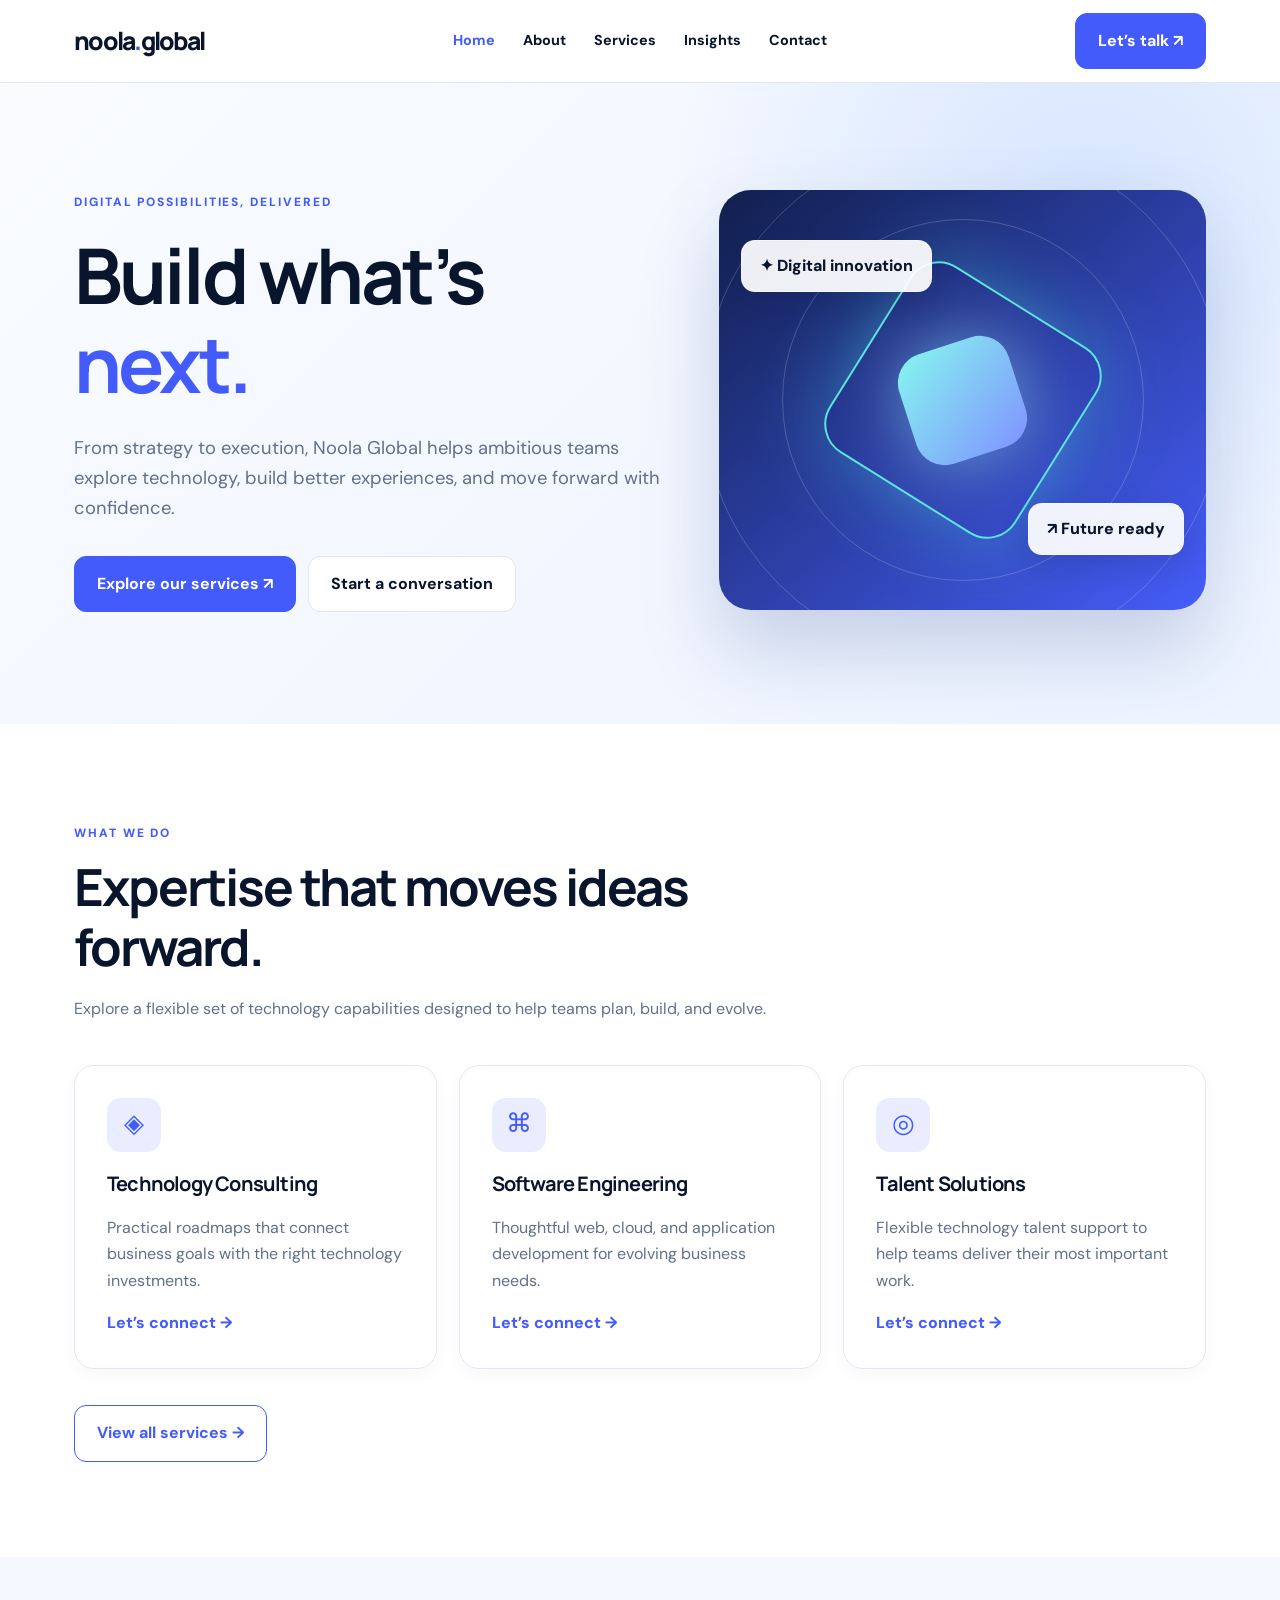
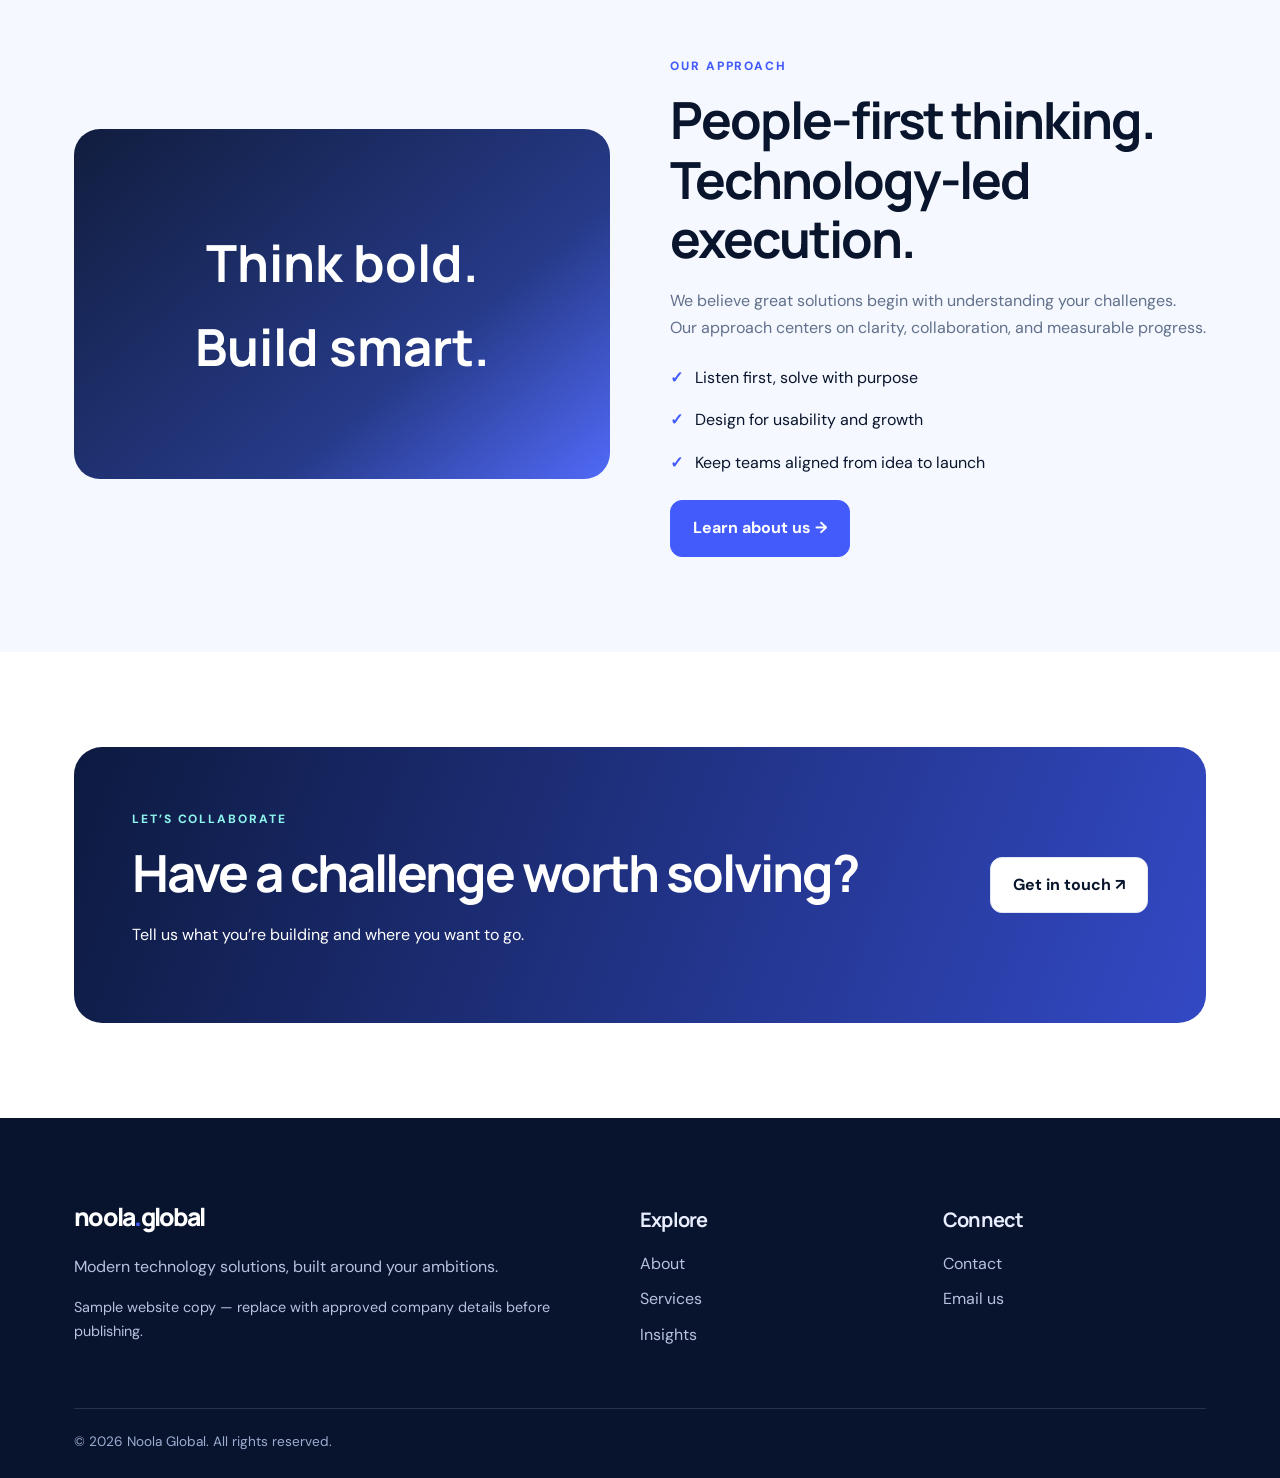
<file: index.html>
<!doctype html><html lang="en"><head><meta charset="utf-8"><meta name="viewport" content="width=device-width, initial-scale=1"><meta name="description" content="Technology consulting, software engineering and digital solutions from Noola Global."><meta name="theme-color" content="#09152c"><title>Home | Noola Global</title><link rel="icon" href="assets/favicon.svg" type="image/svg+xml"><link rel="stylesheet" href="css/style.css"></head><body><header class="header"><nav class="container nav" aria-label="Main navigation"><a class="brand" href="index.html">noola<span class="dot">.</span>global</a><button class="menu-toggle" aria-label="Toggle menu" aria-expanded="false">☰</button><div class="links"><a href="index.html" class="active">Home</a><a href="about.html" class="">About</a><a href="services.html" class="">Services</a><a href="blog.html" class="">Insights</a><a href="contact.html" class="">Contact</a></div><a href="contact.html" class="btn">Let’s talk ↗</a></nav></header><main><section class="hero"><div class="container hero-grid"><div><span class="eyebrow">Digital possibilities, delivered</span><h1>Build what’s <span style="color:#425bfa">next.</span></h1><p class="lead">From strategy to execution, Noola Global helps ambitious teams explore technology, build better experiences, and move forward with confidence.</p><div class="actions"><a class="btn" href="services.html">Explore our services ↗</a><a class="btn light" href="contact.html">Start a conversation</a></div></div><div class="hero-art" aria-label="Abstract geometric technology illustration" role="img"><div class="orbit"></div><div class="orb"></div><div class="float-label one">✦ Digital innovation</div><div class="float-label two">↗ Future ready</div></div></div></section><section class="section"><div class="container"><div class="section-head reveal"><span class="eyebrow">What we do</span><h2>Expertise that moves ideas forward.</h2><p>Explore a flexible set of technology capabilities designed to help teams plan, build, and evolve.</p></div><div class="grid3"><article class="card reveal"><div class="icon-tile">◈</div><h3>Technology Consulting</h3><p>Practical roadmaps that connect business goals with the right technology investments.</p><a href="contact.html">Let’s connect →</a></article><article class="card reveal"><div class="icon-tile">⌘</div><h3>Software Engineering</h3><p>Thoughtful web, cloud, and application development for evolving business needs.</p><a href="contact.html">Let’s connect →</a></article><article class="card reveal"><div class="icon-tile">◎</div><h3>Talent Solutions</h3><p>Flexible technology talent support to help teams deliver their most important work.</p><a href="contact.html">Let’s connect →</a></article></div><div class="actions spaced"><a class="btn outline" href="services.html">View all services →</a></div></div></section><section class="section alt"><div class="container feature"><div class="feature-art reveal"><strong>Think bold.<br>Build smart.</strong></div><div class="reveal"><span class="eyebrow">Our approach</span><h2>People-first thinking. Technology-led execution.</h2><p>We believe great solutions begin with understanding your challenges. Our approach centers on clarity, collaboration, and measurable progress.</p><ul class="check"><li>Listen first, solve with purpose</li><li>Design for usability and growth</li><li>Keep teams aligned from idea to launch</li></ul><a href="about.html" class="btn">Learn about us →</a></div></div></section><section class="section"><div class="container"><div class="cta"><div><span class="eyebrow" style="color:#8df3ec">Let’s collaborate</span><h2>Have a challenge worth solving?</h2><p>Tell us what you’re building and where you want to go.</p></div><a class="btn light" href="contact.html">Get in touch ↗</a></div></div></section></main><footer class="footer"><div class="container"><div class="footer-grid"><div><a class="brand" href="index.html" style="color:white">noola<span class="dot">.</span>global</a><p>Modern technology solutions, built around your ambitions.</p><p class="small">Sample website copy — replace with approved company details before publishing.</p></div><div><h3>Explore</h3><a href="about.html">About</a><a href="services.html">Services</a><a href="blog.html">Insights</a></div><div><h3>Connect</h3><a href="contact.html">Contact</a><a href="mailto:YOUR_EMAIL@example.com">Email us</a></div></div><div class="footer-bottom">© <span data-year></span> Noola Global. All rights reserved.</div></div></footer><script src="js/main.js" defer></script></body></html>
</file>
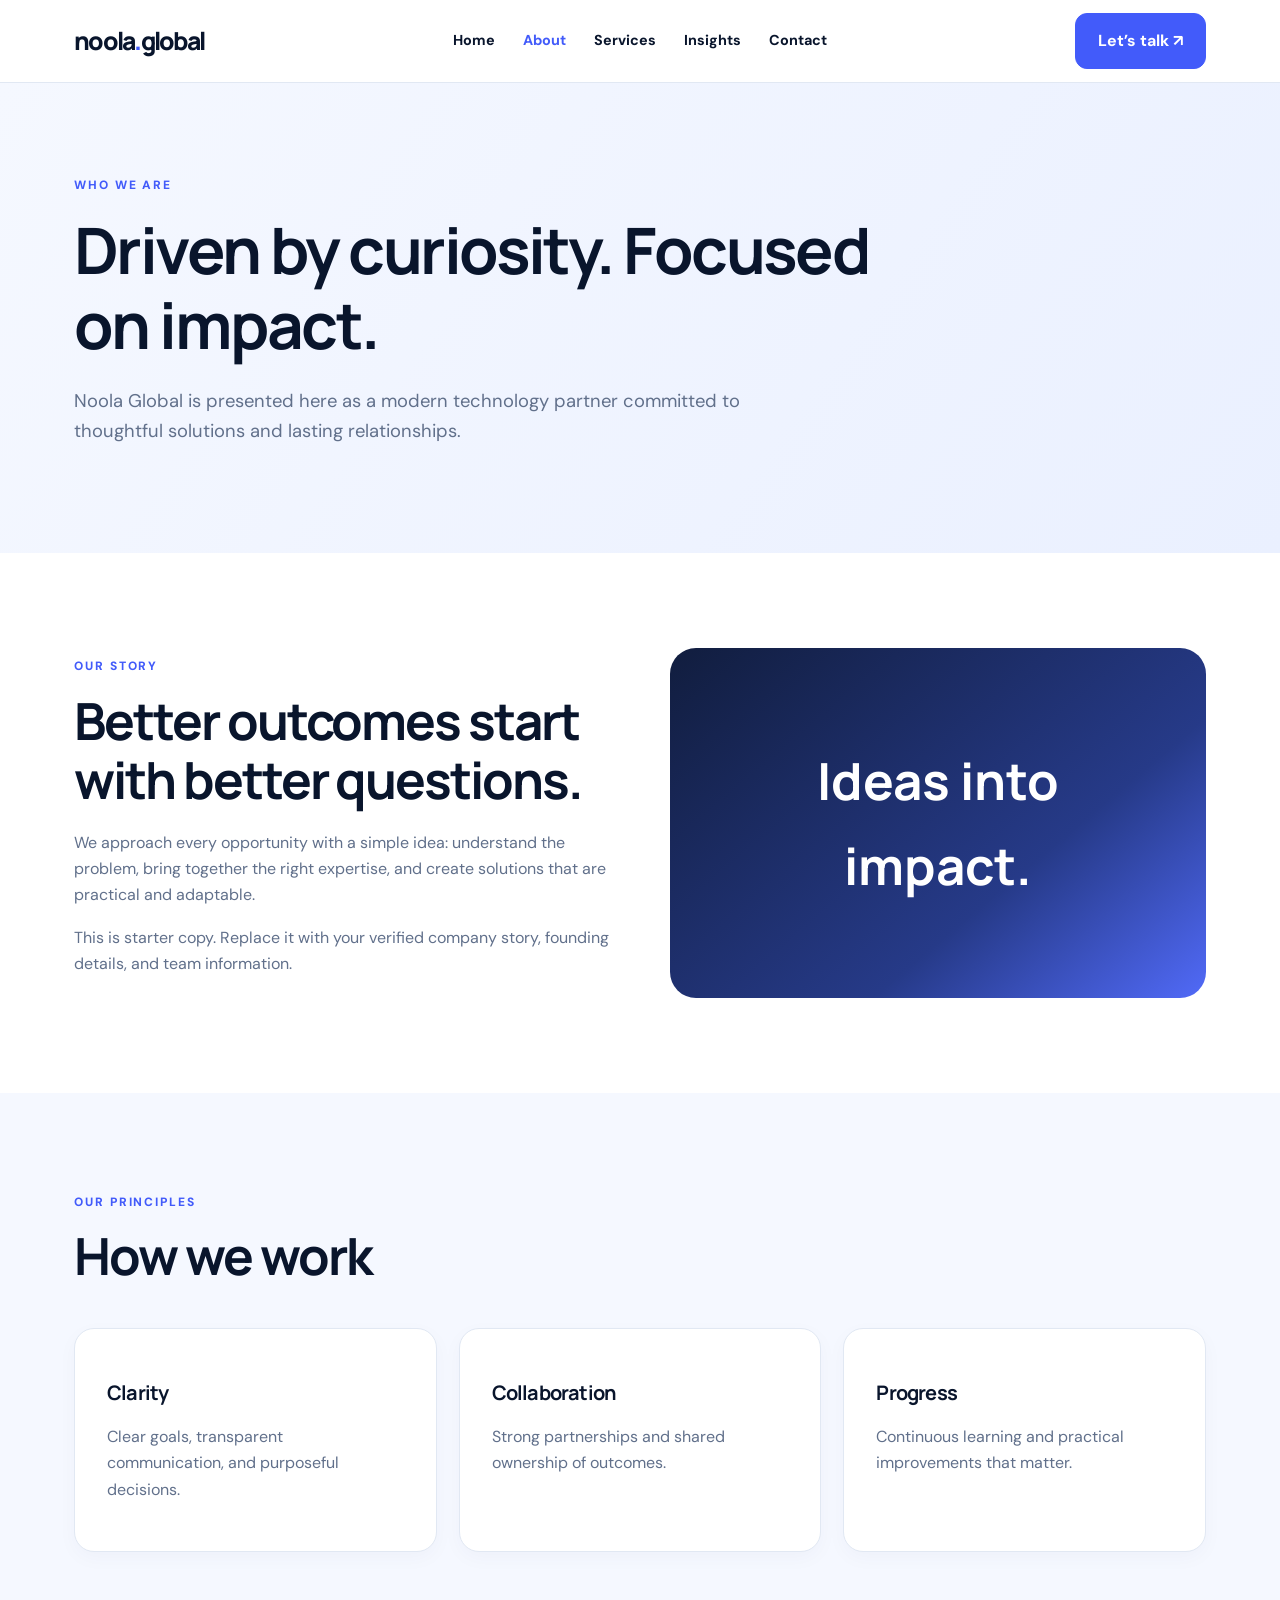
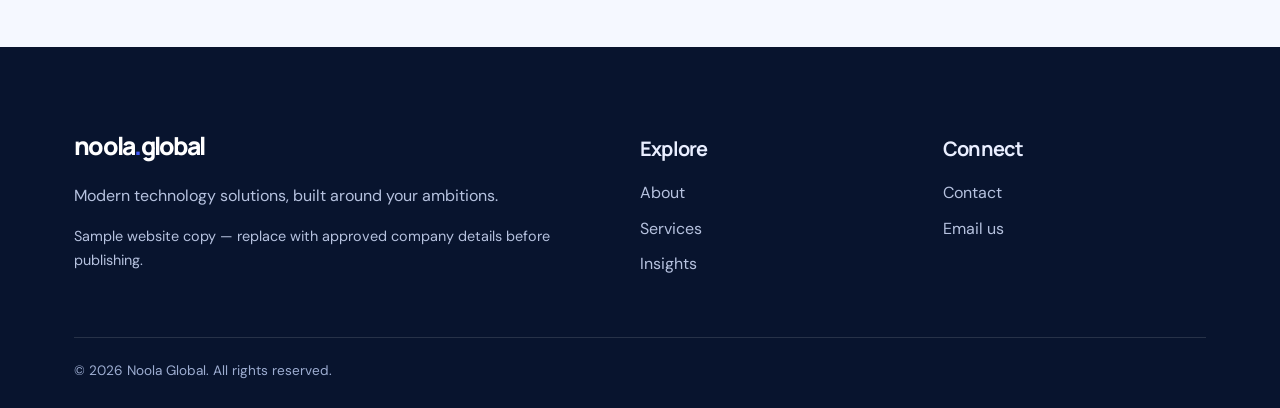
<file: about.html>
<!doctype html><html lang="en"><head><meta charset="utf-8"><meta name="viewport" content="width=device-width, initial-scale=1"><meta name="description" content="Learn about Noola Global, our approach and guiding principles."><meta name="theme-color" content="#09152c"><title>About Us | Noola Global</title><link rel="icon" href="assets/favicon.svg" type="image/svg+xml"><link rel="stylesheet" href="css/style.css"></head><body><header class="header"><nav class="container nav" aria-label="Main navigation"><a class="brand" href="index.html">noola<span class="dot">.</span>global</a><button class="menu-toggle" aria-label="Toggle menu" aria-expanded="false">☰</button><div class="links"><a href="index.html" class="">Home</a><a href="about.html" class="active">About</a><a href="services.html" class="">Services</a><a href="blog.html" class="">Insights</a><a href="contact.html" class="">Contact</a></div><a href="contact.html" class="btn">Let’s talk ↗</a></nav></header><main><section class="page-hero"><div class="container"><span class="eyebrow">Who we are</span><h1>Driven by curiosity. Focused on impact.</h1><p class="lead">Noola Global is presented here as a modern technology partner committed to thoughtful solutions and lasting relationships.</p></div></section><section class="section"><div class="container feature"><div class="reveal"><span class="eyebrow">Our story</span><h2>Better outcomes start with better questions.</h2><p>We approach every opportunity with a simple idea: understand the problem, bring together the right expertise, and create solutions that are practical and adaptable.</p><p>This is starter copy. Replace it with your verified company story, founding details, and team information.</p></div><div class="feature-art reveal"><strong>Ideas into<br>impact.</strong></div></div></section><section class="section alt"><div class="container"><div class="section-head"><span class="eyebrow">Our principles</span><h2>How we work</h2></div><div class="grid3"><div class="card"><h3>Clarity</h3><p>Clear goals, transparent communication, and purposeful decisions.</p></div><div class="card"><h3>Collaboration</h3><p>Strong partnerships and shared ownership of outcomes.</p></div><div class="card"><h3>Progress</h3><p>Continuous learning and practical improvements that matter.</p></div></div></div></section></main><footer class="footer"><div class="container"><div class="footer-grid"><div><a class="brand" href="index.html" style="color:white">noola<span class="dot">.</span>global</a><p>Modern technology solutions, built around your ambitions.</p><p class="small">Sample website copy — replace with approved company details before publishing.</p></div><div><h3>Explore</h3><a href="about.html">About</a><a href="services.html">Services</a><a href="blog.html">Insights</a></div><div><h3>Connect</h3><a href="contact.html">Contact</a><a href="mailto:YOUR_EMAIL@example.com">Email us</a></div></div><div class="footer-bottom">© <span data-year></span> Noola Global. All rights reserved.</div></div></footer><script src="js/main.js" defer></script></body></html>
</file>
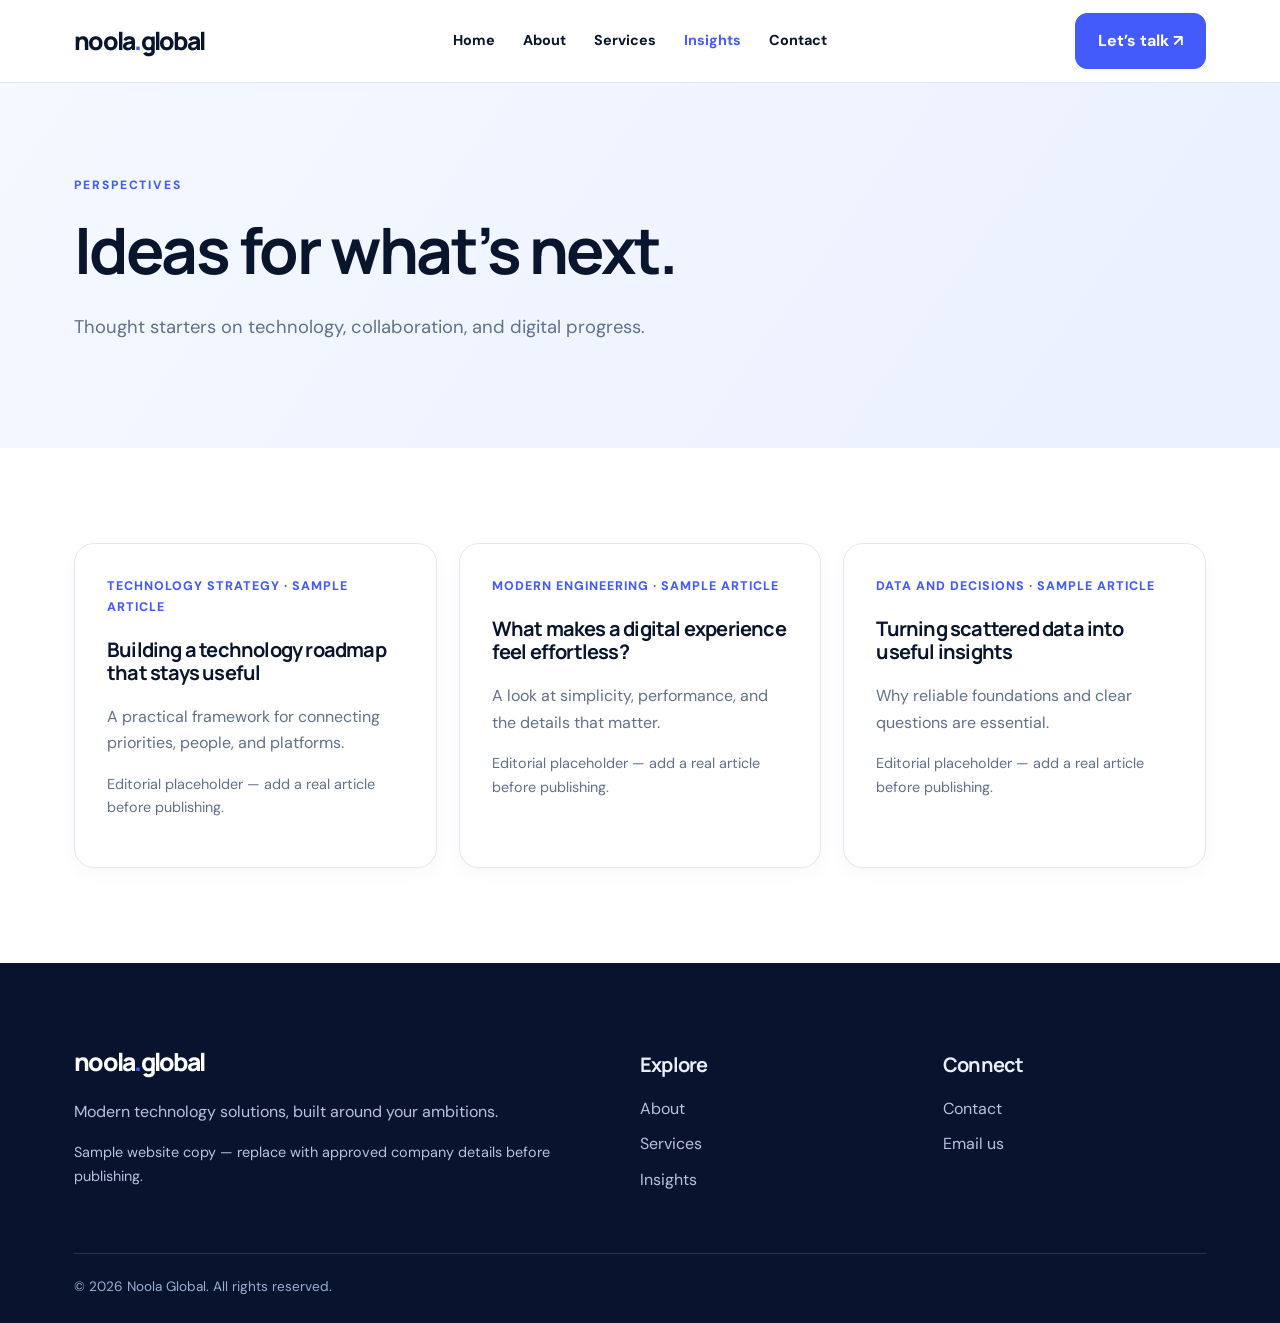
<file: blog.html>
<!doctype html><html lang="en"><head><meta charset="utf-8"><meta name="viewport" content="width=device-width, initial-scale=1"><meta name="description" content="Noola Global insights and technology perspectives."><meta name="theme-color" content="#09152c"><title>Insights | Noola Global</title><link rel="icon" href="assets/favicon.svg" type="image/svg+xml"><link rel="stylesheet" href="css/style.css"></head><body><header class="header"><nav class="container nav" aria-label="Main navigation"><a class="brand" href="index.html">noola<span class="dot">.</span>global</a><button class="menu-toggle" aria-label="Toggle menu" aria-expanded="false">☰</button><div class="links"><a href="index.html" class="">Home</a><a href="about.html" class="">About</a><a href="services.html" class="">Services</a><a href="blog.html" class="active">Insights</a><a href="contact.html" class="">Contact</a></div><a href="contact.html" class="btn">Let’s talk ↗</a></nav></header><main><section class="page-hero"><div class="container"><span class="eyebrow">Perspectives</span><h1>Ideas for what’s next.</h1><p class="lead">Thought starters on technology, collaboration, and digital progress.</p></div></section><section class="section"><div class="container"><div class="grid3"><article class="card reveal"><div class="article-meta">Technology strategy · Sample article</div><h3>Building a technology roadmap that stays useful</h3><p>A practical framework for connecting priorities, people, and platforms.</p><p class="small">Editorial placeholder — add a real article before publishing.</p></article><article class="card reveal"><div class="article-meta">Modern engineering · Sample article</div><h3>What makes a digital experience feel effortless?</h3><p>A look at simplicity, performance, and the details that matter.</p><p class="small">Editorial placeholder — add a real article before publishing.</p></article><article class="card reveal"><div class="article-meta">Data and decisions · Sample article</div><h3>Turning scattered data into useful insights</h3><p>Why reliable foundations and clear questions are essential.</p><p class="small">Editorial placeholder — add a real article before publishing.</p></article></div></div></section></main><footer class="footer"><div class="container"><div class="footer-grid"><div><a class="brand" href="index.html" style="color:white">noola<span class="dot">.</span>global</a><p>Modern technology solutions, built around your ambitions.</p><p class="small">Sample website copy — replace with approved company details before publishing.</p></div><div><h3>Explore</h3><a href="about.html">About</a><a href="services.html">Services</a><a href="blog.html">Insights</a></div><div><h3>Connect</h3><a href="contact.html">Contact</a><a href="mailto:YOUR_EMAIL@example.com">Email us</a></div></div><div class="footer-bottom">© <span data-year></span> Noola Global. All rights reserved.</div></div></footer><script src="js/main.js" defer></script></body></html>
</file>
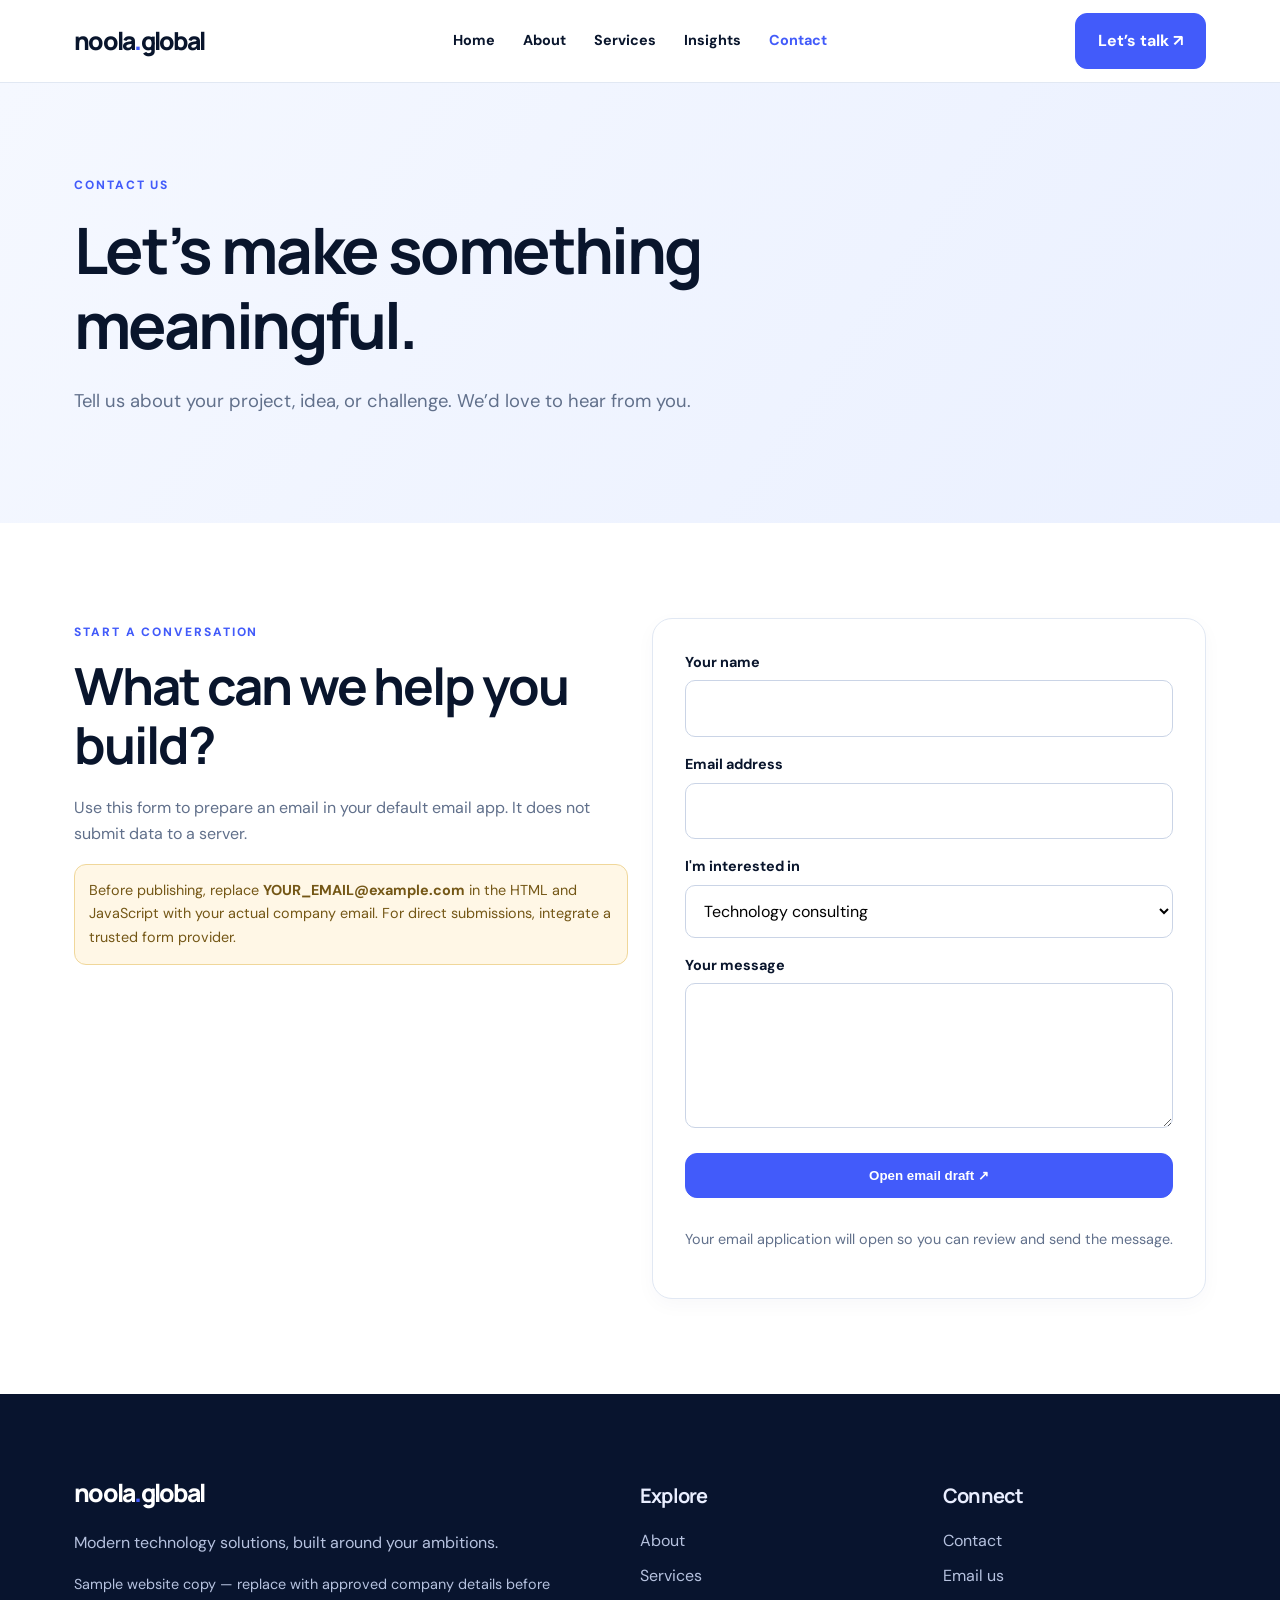
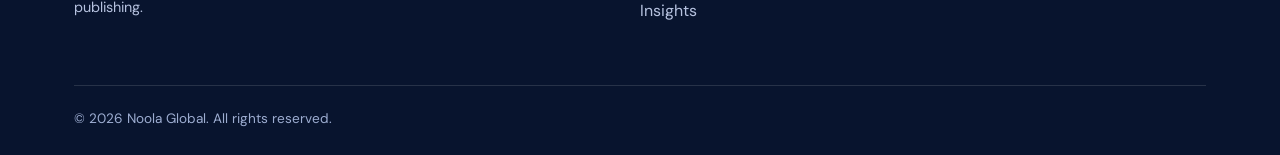
<file: contact.html>
<!doctype html><html lang="en"><head><meta charset="utf-8"><meta name="viewport" content="width=device-width, initial-scale=1"><meta name="description" content="Get in touch with Noola Global to discuss technology projects and services."><meta name="theme-color" content="#09152c"><title>Contact | Noola Global</title><link rel="icon" href="assets/favicon.svg" type="image/svg+xml"><link rel="stylesheet" href="css/style.css"></head><body><header class="header"><nav class="container nav" aria-label="Main navigation"><a class="brand" href="index.html">noola<span class="dot">.</span>global</a><button class="menu-toggle" aria-label="Toggle menu" aria-expanded="false">☰</button><div class="links"><a href="index.html" class="">Home</a><a href="about.html" class="">About</a><a href="services.html" class="">Services</a><a href="blog.html" class="">Insights</a><a href="contact.html" class="active">Contact</a></div><a href="contact.html" class="btn">Let’s talk ↗</a></nav></header><main><section class="page-hero"><div class="container"><span class="eyebrow">Contact us</span><h1>Let’s make something meaningful.</h1><p class="lead">Tell us about your project, idea, or challenge. We’d love to hear from you.</p></div></section><section class="section"><div class="container grid2"><div><span class="eyebrow">Start a conversation</span><h2>What can we help you build?</h2><p>Use this form to prepare an email in your default email app. It does not submit data to a server.</p><div class="note">Before publishing, replace <strong>YOUR_EMAIL@example.com</strong> in the HTML and JavaScript with your actual company email. For direct submissions, integrate a trusted form provider.</div></div><form class="form card" id="contact-form"><div><label for="name">Your name</label><input id="name" name="name" required autocomplete="name" maxlength="120"></div><div><label for="email">Email address</label><input id="email" name="email" type="email" required autocomplete="email"></div><div><label for="interest">I'm interested in</label><select id="interest" name="interest"><option>Technology consulting</option><option>Software engineering</option><option>Talent solutions</option><option>Other</option></select></div><div><label for="message">Your message</label><textarea id="message" name="message" required maxlength="3000"></textarea></div><button class="btn" type="submit">Open email draft ↗</button><p class="small">Your email application will open so you can review and send the message.</p></form></div></section></main><footer class="footer"><div class="container"><div class="footer-grid"><div><a class="brand" href="index.html" style="color:white">noola<span class="dot">.</span>global</a><p>Modern technology solutions, built around your ambitions.</p><p class="small">Sample website copy — replace with approved company details before publishing.</p></div><div><h3>Explore</h3><a href="about.html">About</a><a href="services.html">Services</a><a href="blog.html">Insights</a></div><div><h3>Connect</h3><a href="contact.html">Contact</a><a href="mailto:YOUR_EMAIL@example.com">Email us</a></div></div><div class="footer-bottom">© <span data-year></span> Noola Global. All rights reserved.</div></div></footer><script src="js/main.js" defer></script></body></html>
</file>
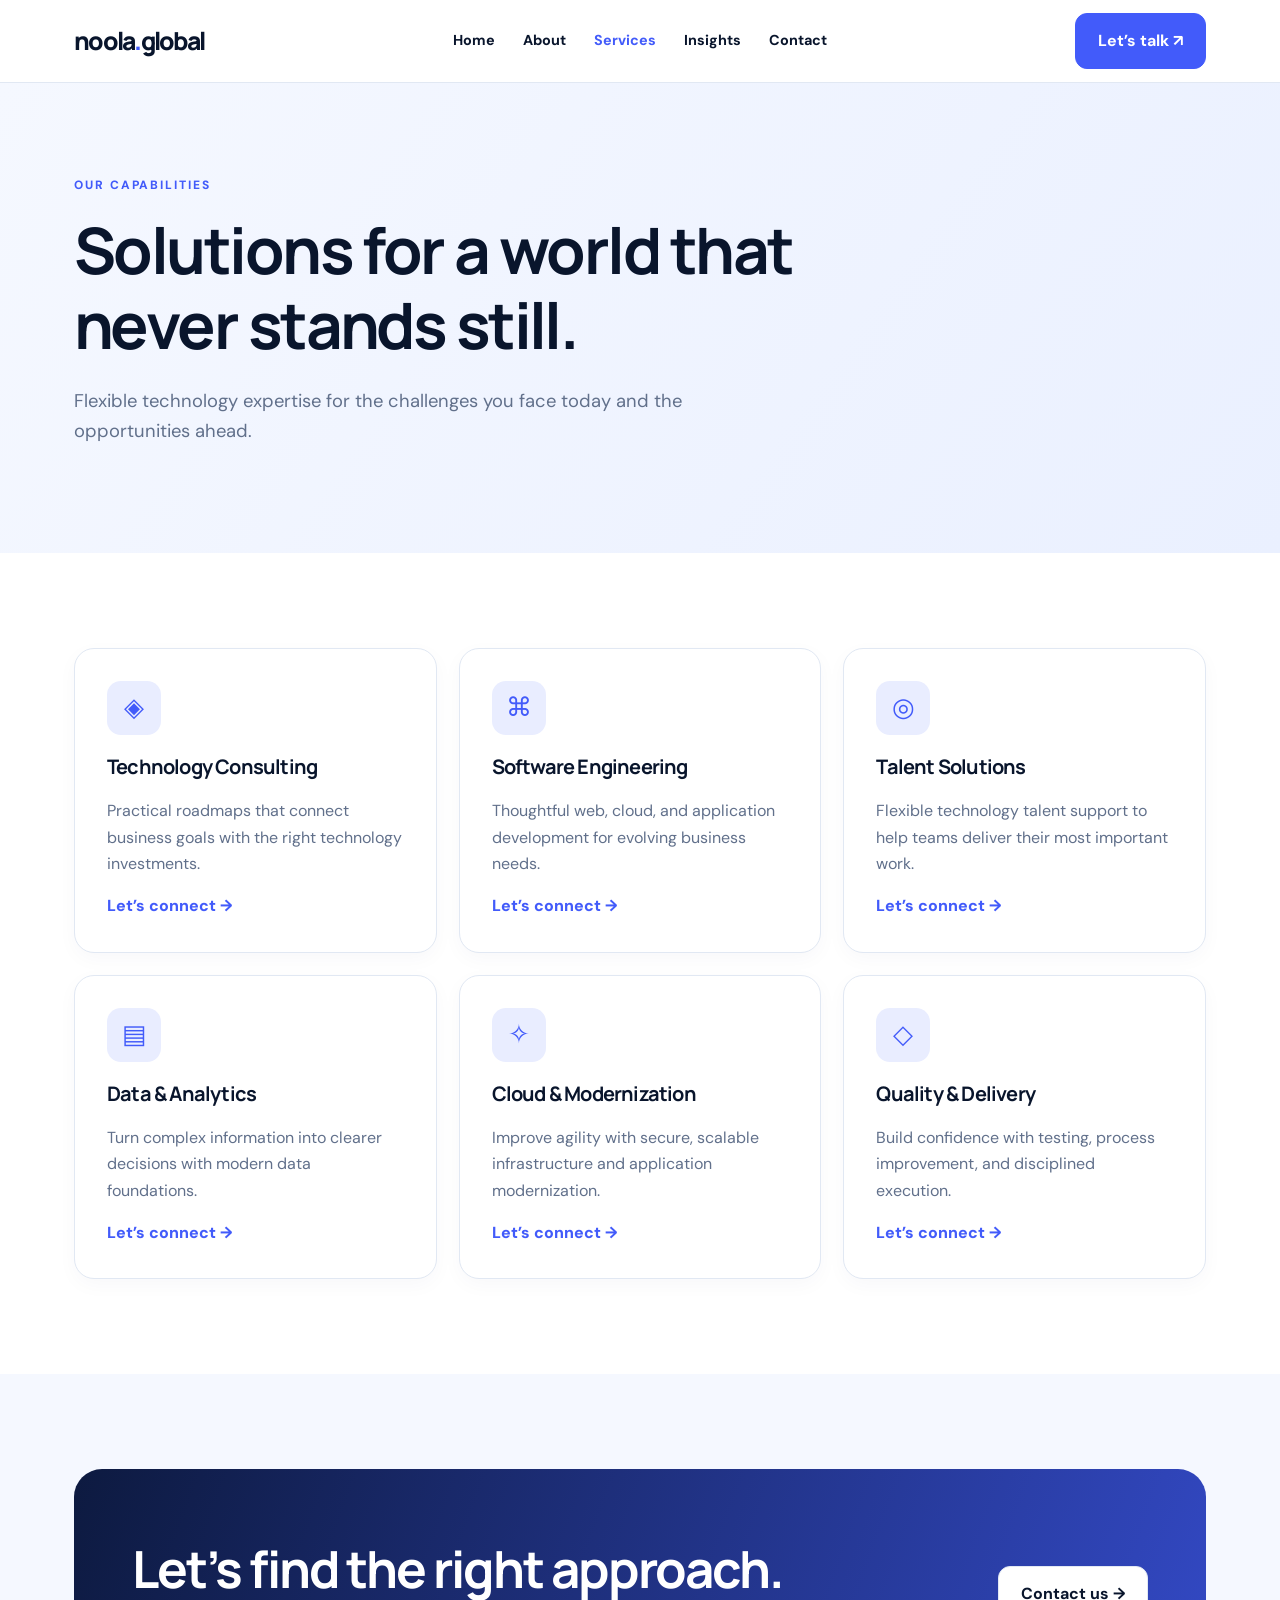
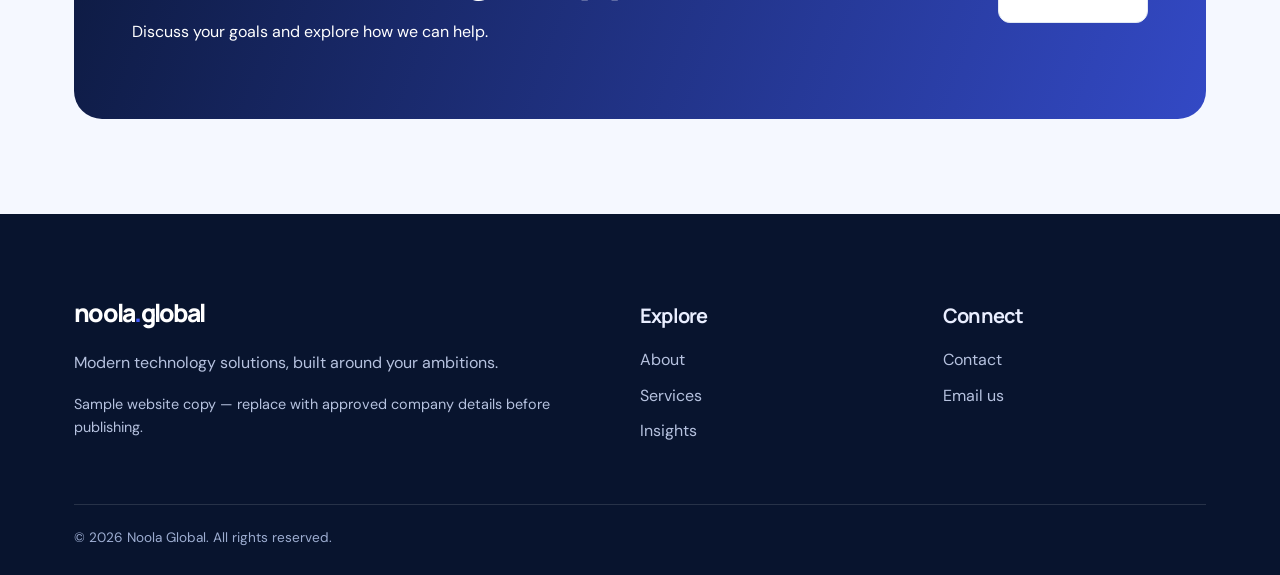
<file: services.html>
<!doctype html><html lang="en"><head><meta charset="utf-8"><meta name="viewport" content="width=device-width, initial-scale=1"><meta name="description" content="Explore Noola Global technology consulting, engineering, talent, data and cloud services."><meta name="theme-color" content="#09152c"><title>Services | Noola Global</title><link rel="icon" href="assets/favicon.svg" type="image/svg+xml"><link rel="stylesheet" href="css/style.css"></head><body><header class="header"><nav class="container nav" aria-label="Main navigation"><a class="brand" href="index.html">noola<span class="dot">.</span>global</a><button class="menu-toggle" aria-label="Toggle menu" aria-expanded="false">☰</button><div class="links"><a href="index.html" class="">Home</a><a href="about.html" class="">About</a><a href="services.html" class="active">Services</a><a href="blog.html" class="">Insights</a><a href="contact.html" class="">Contact</a></div><a href="contact.html" class="btn">Let’s talk ↗</a></nav></header><main><section class="page-hero"><div class="container"><span class="eyebrow">Our capabilities</span><h1>Solutions for a world that never stands still.</h1><p class="lead">Flexible technology expertise for the challenges you face today and the opportunities ahead.</p></div></section><section class="section"><div class="container"><div class="grid3"><article class="card reveal"><div class="icon-tile">◈</div><h3>Technology Consulting</h3><p>Practical roadmaps that connect business goals with the right technology investments.</p><a href="contact.html">Let’s connect →</a></article><article class="card reveal"><div class="icon-tile">⌘</div><h3>Software Engineering</h3><p>Thoughtful web, cloud, and application development for evolving business needs.</p><a href="contact.html">Let’s connect →</a></article><article class="card reveal"><div class="icon-tile">◎</div><h3>Talent Solutions</h3><p>Flexible technology talent support to help teams deliver their most important work.</p><a href="contact.html">Let’s connect →</a></article><article class="card reveal"><div class="icon-tile">▤</div><h3>Data & Analytics</h3><p>Turn complex information into clearer decisions with modern data foundations.</p><a href="contact.html">Let’s connect →</a></article><article class="card reveal"><div class="icon-tile">✧</div><h3>Cloud & Modernization</h3><p>Improve agility with secure, scalable infrastructure and application modernization.</p><a href="contact.html">Let’s connect →</a></article><article class="card reveal"><div class="icon-tile">◇</div><h3>Quality & Delivery</h3><p>Build confidence with testing, process improvement, and disciplined execution.</p><a href="contact.html">Let’s connect →</a></article></div></div></section><section class="section alt"><div class="container"><div class="cta"><div><h2>Let’s find the right approach.</h2><p>Discuss your goals and explore how we can help.</p></div><a class="btn light" href="contact.html">Contact us →</a></div></div></section></main><footer class="footer"><div class="container"><div class="footer-grid"><div><a class="brand" href="index.html" style="color:white">noola<span class="dot">.</span>global</a><p>Modern technology solutions, built around your ambitions.</p><p class="small">Sample website copy — replace with approved company details before publishing.</p></div><div><h3>Explore</h3><a href="about.html">About</a><a href="services.html">Services</a><a href="blog.html">Insights</a></div><div><h3>Connect</h3><a href="contact.html">Contact</a><a href="mailto:YOUR_EMAIL@example.com">Email us</a></div></div><div class="footer-bottom">© <span data-year></span> Noola Global. All rights reserved.</div></div></footer><script src="js/main.js" defer></script></body></html>
</file>
<file: css/style.css>
@import url('https://fonts.googleapis.com/css2?family=DM+Sans:wght@400;500;600;700&family=Manrope:wght@400;500;600;700;800&display=swap');
:root{--navy:#09152c;--blue:#425bfa;--cyan:#42d8d0;--muted:#61708b;--bg:#f5f8ff;--border:#e1e8f3}*{box-sizing:border-box}html{scroll-behavior:smooth}body{margin:0;font-family:'DM Sans',Arial,sans-serif;color:var(--navy);background:white;line-height:1.65}h1,h2,h3,h4{font-family:Manrope,Arial,sans-serif;line-height:1.16;letter-spacing:-.04em}h1{font-size:clamp(2.8rem,6vw,5.7rem);margin:16px 0 24px}h2{font-size:clamp(2rem,4vw,3.4rem);margin:12px 0 20px}h3{font-size:1.25rem}p{color:var(--muted)}a{text-decoration:none;color:inherit}.container{max-width:1180px;padding:0 24px;margin:auto}.header{position:sticky;top:0;background:rgba(255,255,255,.94);backdrop-filter:blur(16px);z-index:20;border-bottom:1px solid var(--border)}.nav{display:flex;align-items:center;justify-content:space-between;min-height:82px;gap:24px}.brand{font-family:Manrope,sans-serif;font-weight:800;font-size:1.55rem;letter-spacing:-.07em}.brand .dot{color:var(--blue)}.links{display:flex;gap:28px;align-items:center}.links a{font-weight:700;font-size:.9rem}.links a:hover,.links a.active{color:var(--blue)}.btn{display:inline-flex;align-items:center;justify-content:center;gap:9px;border-radius:12px;padding:14px 22px;background:var(--blue);color:#fff;font-weight:700;border:1px solid var(--blue);transition:.2s}.btn:hover{transform:translateY(-2px);box-shadow:0 10px 24px #425bfa33}.btn.light{background:white;color:var(--navy);border-color:var(--border)}.btn.outline{background:transparent;color:var(--blue)}.menu-toggle{display:none;background:none;border:0;font-size:1.6rem}.hero{background:radial-gradient(circle at 85% 20%,#d6e5ff 0,transparent 35%),linear-gradient(135deg,#f9fbff,#edf4ff);padding:105px 0 112px;overflow:hidden}.hero-grid{display:grid;grid-template-columns:1.1fr .9fr;align-items:center;gap:50px}.eyebrow{text-transform:uppercase;letter-spacing:.16em;font-size:.75rem;font-weight:800;color:var(--blue)}.lead{font-size:1.15rem;max-width:590px}.actions{display:flex;flex-wrap:wrap;gap:12px;margin-top:32px}.hero-art{position:relative;min-height:420px;border-radius:32px;background:linear-gradient(140deg,#111f4d,#465df9);box-shadow:0 40px 80px #223f8c35;overflow:hidden;display:grid;place-items:center}.hero-art:before,.hero-art:after{content:'';position:absolute;border:1px solid #ffffff30;border-radius:50%;width:520px;height:520px}.hero-art:after{width:360px;height:360px}.orbit{position:absolute;width:220px;height:220px;border:2px solid #5be6e0;border-radius:34px;transform:rotate(32deg);box-shadow:0 0 80px #49d8de66}.orb{width:115px;height:115px;background:linear-gradient(145deg,#86f5ef,#8093ff);border-radius:30px;transform:rotate(-18deg);box-shadow:0 0 70px #a4f7ff80}.float-label{position:absolute;background:#ffffffed;border:1px solid #ffffff70;padding:12px 18px;border-radius:14px;font-weight:800;box-shadow:0 10px 30px #07163d22}.float-label.one{top:50px;left:22px}.float-label.two{right:22px;bottom:55px}.section{padding:95px 0}.section.alt{background:var(--bg)}.section-head{max-width:720px;margin-bottom:42px}.grid3{display:grid;grid-template-columns:repeat(3,1fr);gap:22px}.grid2{display:grid;grid-template-columns:repeat(2,1fr);gap:24px}.card{background:white;padding:32px;border:1px solid var(--border);border-radius:20px;box-shadow:0 6px 20px #112d5a08}.card:hover{border-color:#b9c5ff}.icon-tile{display:grid;place-items:center;background:#e9edff;color:var(--blue);font-size:1.6rem;border-radius:14px;width:54px;height:54px}.card a{font-weight:800;color:var(--blue)}.feature{display:grid;grid-template-columns:1fr 1fr;gap:60px;align-items:center}.feature-art{min-height:350px;border-radius:26px;background:linear-gradient(140deg,#111d3e,#263a88 65%,#516af8);display:flex;align-items:center;justify-content:center;color:white;text-align:center;padding:50px}.feature-art strong{font-size:clamp(2rem,4vw,4rem);font-family:Manrope}.check{padding-left:0;list-style:none}.check li{padding:8px 0}.check li:before{content:'✓';color:var(--blue);font-weight:900;margin-right:12px}.cta{background:linear-gradient(110deg,#0d1a40,#3349c5);border-radius:28px;padding:58px;color:white;display:flex;align-items:center;justify-content:space-between;gap:30px}.cta h2,.cta p{color:white}.page-hero{padding:88px 0;background:linear-gradient(125deg,#f5f8ff,#eaf0ff)}.page-hero h1{font-size:clamp(2.7rem,5vw,4.7rem);max-width:800px}.page-hero p{max-width:700px}.footer{background:#08142e;color:#e9eeff;padding:70px 0 25px}.footer p,.footer a{color:#b6c2df}.footer-grid{display:grid;grid-template-columns:2fr 1fr 1fr;gap:40px}.footer a{display:block;margin:9px 0}.footer-bottom{border-top:1px solid #ffffff20;margin-top:50px;padding-top:22px;font-size:.85rem;color:#9dadd1}.article-meta{font-size:.78rem;text-transform:uppercase;color:var(--blue);font-weight:800;letter-spacing:.08em}.form{display:grid;gap:16px}.form label{display:block;font-weight:700;font-size:.9rem;margin-bottom:6px}.form input,.form textarea,.form select{width:100%;padding:14px;border:1px solid #cad4e6;border-radius:10px;font:inherit;background:white}.form textarea{min-height:145px;resize:vertical}.note{background:#fff7e6;border:1px solid #f0d79a;border-radius:12px;padding:14px;color:#745716;font-size:.9rem}.small{font-size:.9rem}.spaced{margin-top:36px}.pill{display:inline-block;padding:8px 13px;border-radius:99px;background:#e9eeff;color:#344bc6;font-size:.8rem;font-weight:800;margin:5px 6px 5px 0}.reveal{opacity:0;transform:translateY(18px);transition:opacity .6s,transform .6s}.reveal.visible{opacity:1;transform:none}@media(max-width:800px){.menu-toggle{display:block}.links{display:none;position:absolute;top:82px;left:0;right:0;background:white;flex-direction:column;align-items:stretch;padding:22px 24px;box-shadow:0 20px 30px #101f3c18}.links.open{display:flex}.nav>.btn{display:none}.hero{padding:65px 0}.hero-grid,.feature,.grid3,.grid2,.footer-grid{grid-template-columns:1fr}.hero-art{min-height:310px}.cta{flex-direction:column;align-items:start}.section{padding:65px 0}.footer-grid{gap:18px}}@media(prefers-reduced-motion:reduce){*,*:before,*:after{scroll-behavior:auto!important;transition:none!important}.reveal{opacity:1;transform:none}}
</file>
